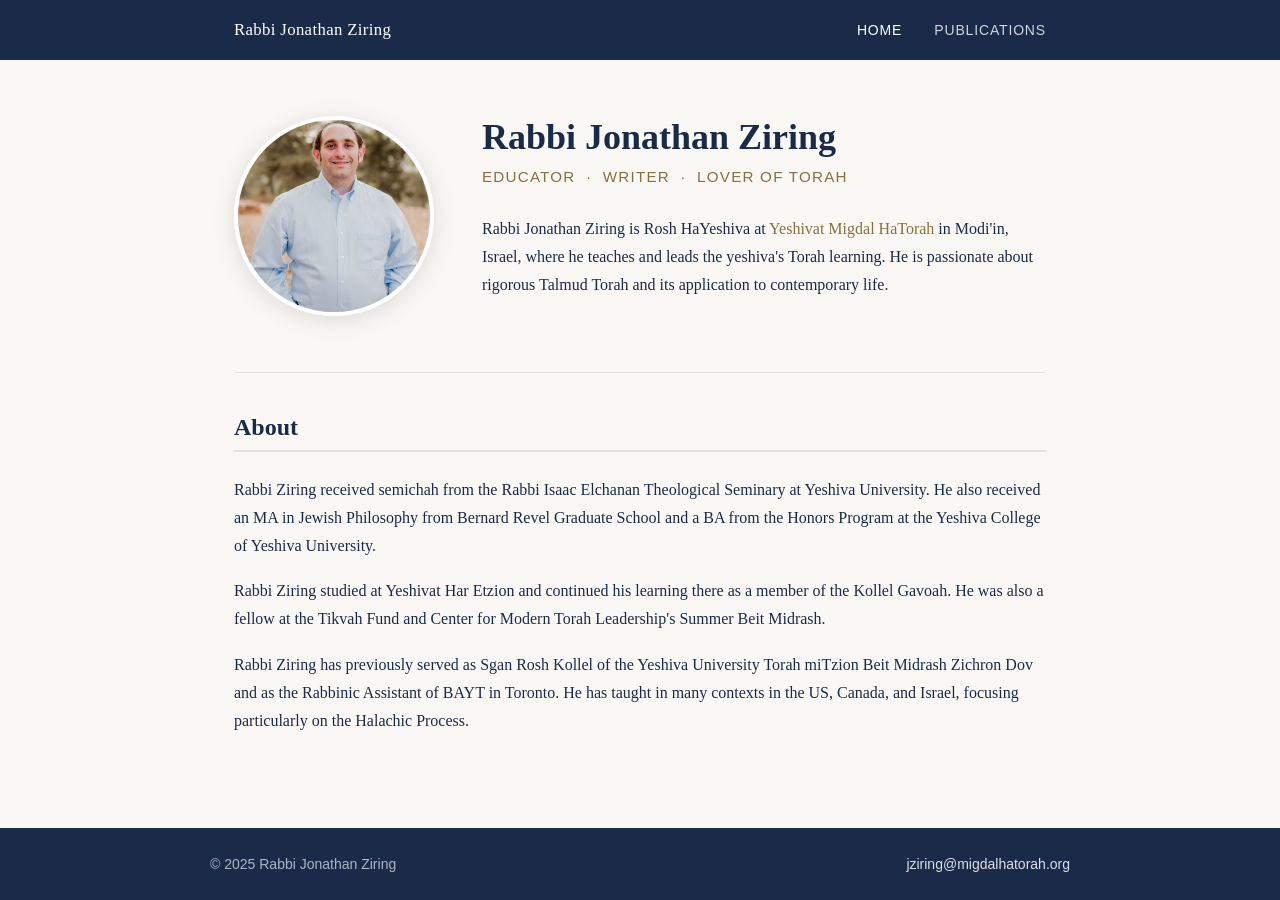
<file: index.html>
<!doctype html>
<html lang="en">
  <head>
    <meta charset="utf-8" />
    <meta name="viewport" content="width=device-width, initial-scale=1" />
    <title>Rabbi Jonathan Ziring</title>
    <link rel="stylesheet" href="style.css" />
  </head>
  <body>

    <header>
      <nav>
        <span class="nav-brand">Rabbi Jonathan Ziring</span>
        <ul class="nav-links">
          <li><a href="index.html" class="active">Home</a></li>
          <li><a href="publications.html">Publications</a></li>
        </ul>
      </nav>
    </header>

    <main>
      <section class="hero">
        <img
          class="hero-photo"
          src="photo.jpg"
          alt="Rabbi Jonathan Ziring"
        />
        <div class="hero-text">
          <h1>Rabbi Jonathan Ziring</h1>
          <p class="tagline">Educator &nbsp;·&nbsp; Writer &nbsp;·&nbsp; Lover of Torah</p>
          <p>
            Rabbi Jonathan Ziring is Rosh HaYeshiva at <a href="https://www.migdalhatorah.org/" target="_blank" rel="noopener">Yeshivat Migdal HaTorah</a> in Modi'in,
            Israel, where he teaches and leads the yeshiva's Torah learning. He is passionate
            about rigorous Talmud Torah and its application to contemporary life.
          </p>
        </div>
      </section>

      <hr class="divider" />

      <section class="bio">
        <h2 class="section-title">About</h2>
        <p>
          Rabbi Ziring received semichah from the Rabbi Isaac Elchanan Theological Seminary
          at Yeshiva University. He also received an MA in Jewish Philosophy from Bernard
          Revel Graduate School and a BA from the Honors Program at the Yeshiva College of
          Yeshiva University.
        </p>
        <p>
          Rabbi Ziring studied at Yeshivat Har Etzion and continued his learning there as a
          member of the Kollel Gavoah. He was also a fellow at the Tikvah Fund and Center
          for Modern Torah Leadership's Summer Beit Midrash.
        </p>
        <p>
          Rabbi Ziring has previously served as Sgan Rosh Kollel of the Yeshiva University
          Torah miTzion Beit Midrash Zichron Dov and as the Rabbinic Assistant of BAYT in
          Toronto. He has taught in many contexts in the US, Canada, and Israel, focusing
          particularly on the Halachic Process.
        </p>
      </section>
    </main>

    <footer>
      <div class="footer-inner">
        <span>© 2025 Rabbi Jonathan Ziring</span>
        <a href="mailto:jziring@migdalhatorah.org">jziring@migdalhatorah.org</a>
      </div>
    </footer>

  </body>
</html>
</file>
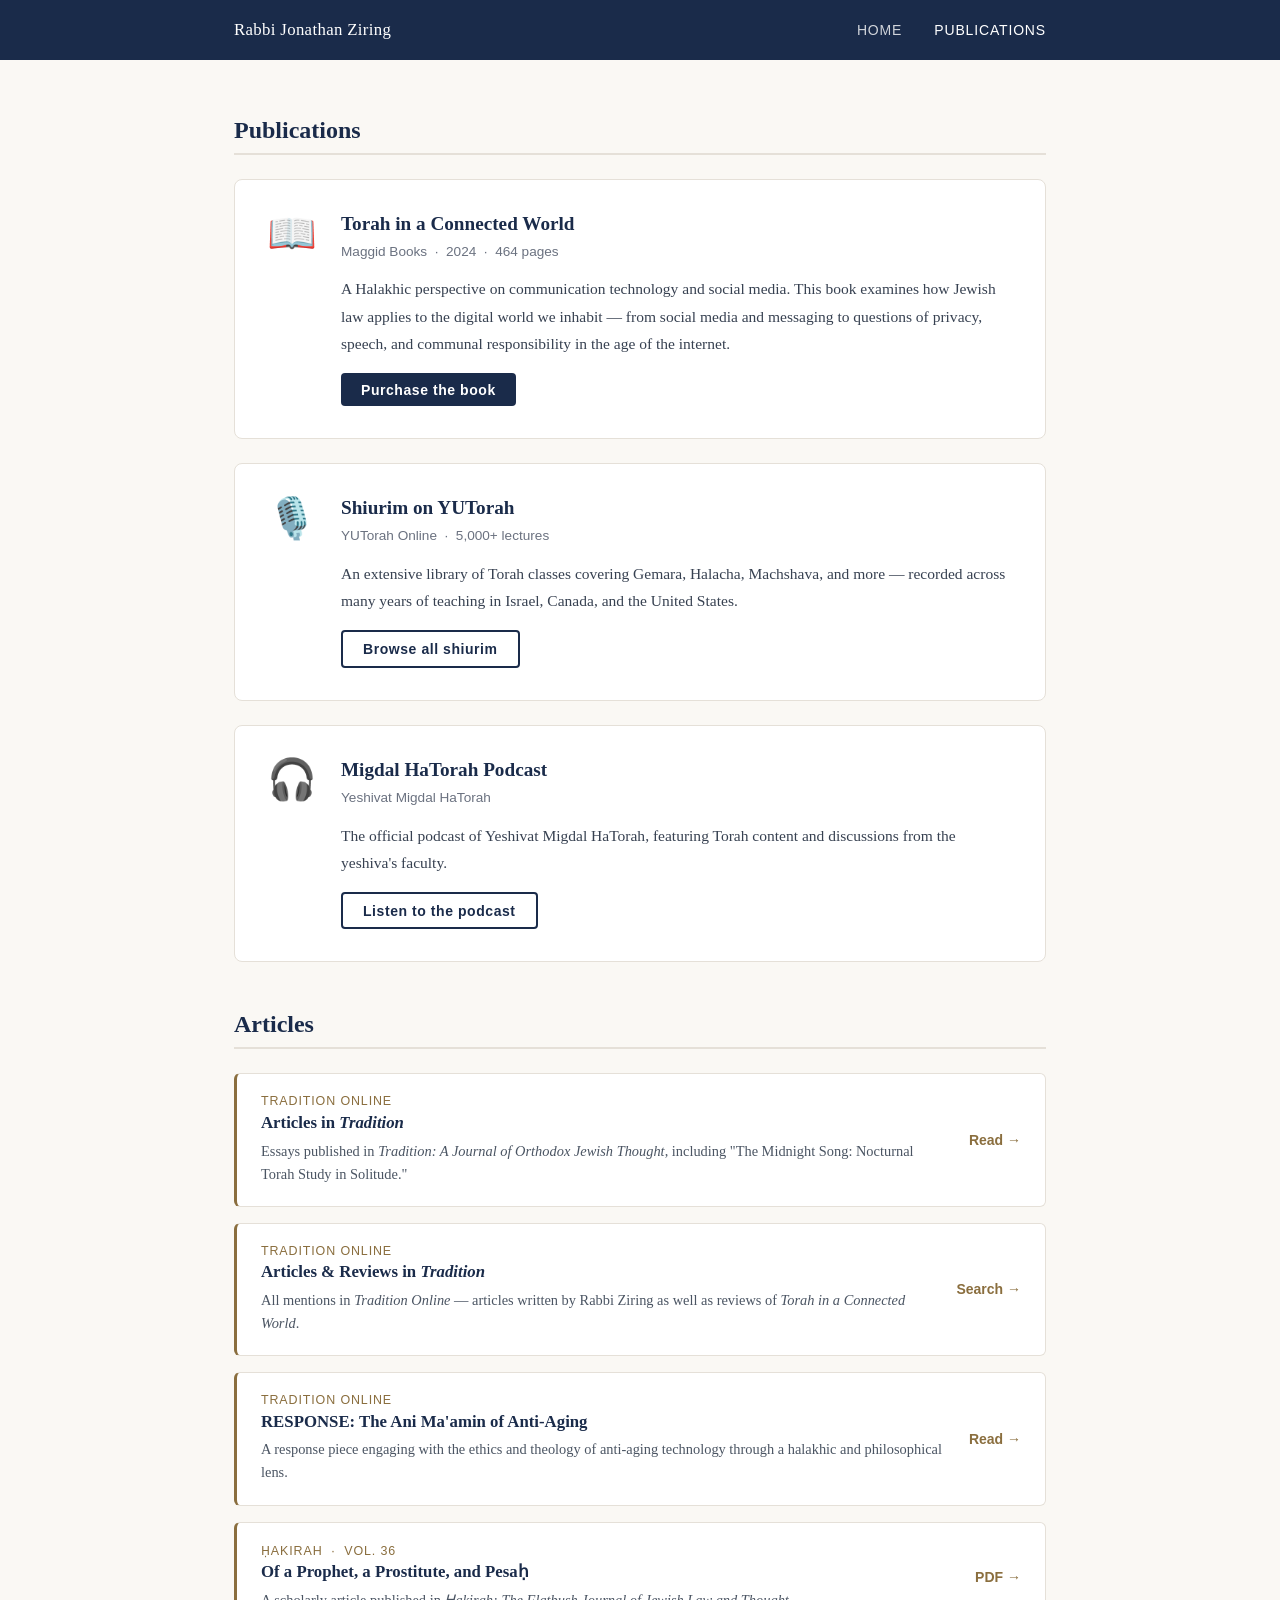
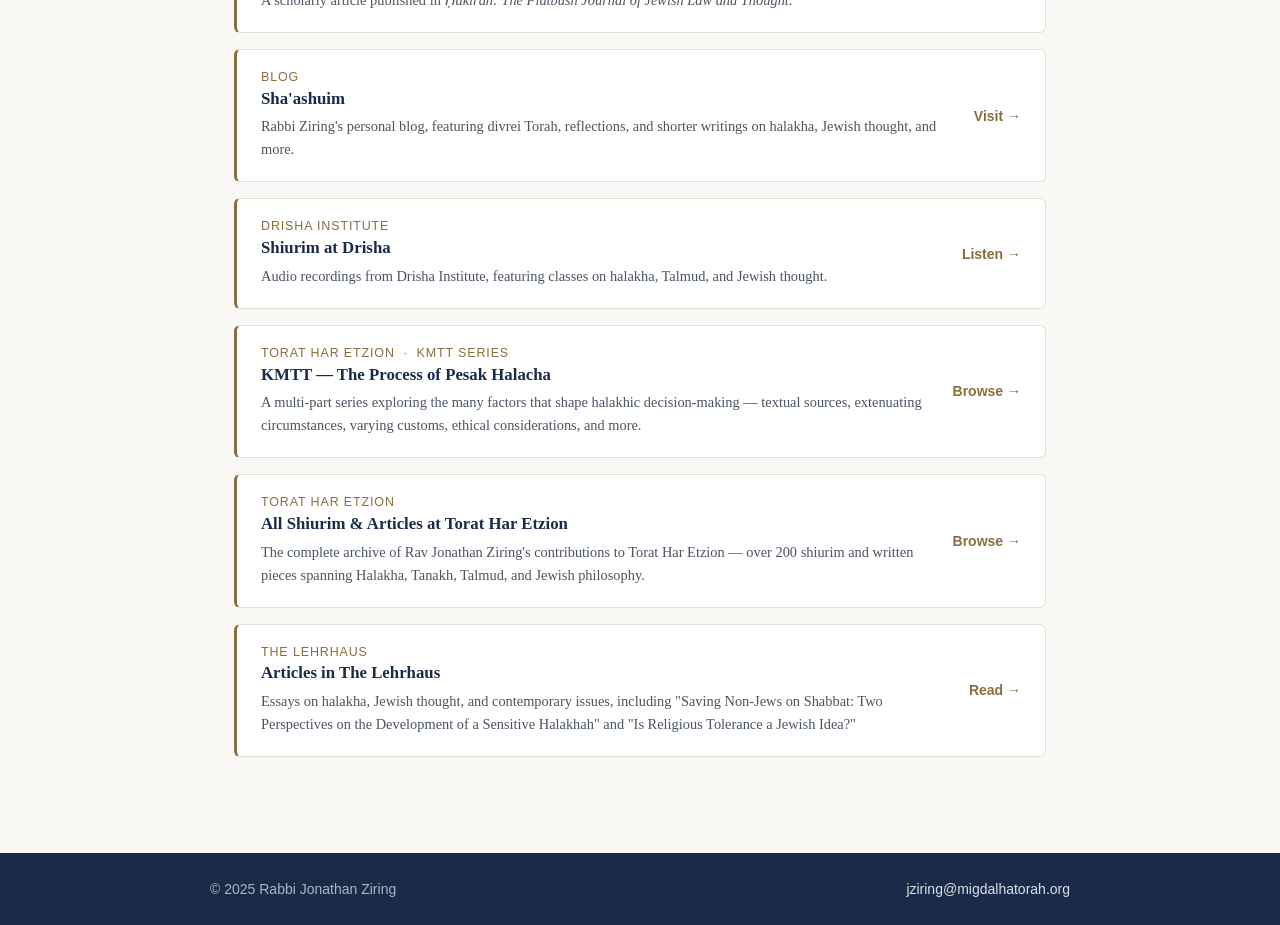
<file: publications.html>
<!doctype html>
<html lang="en">
  <head>
    <meta charset="utf-8" />
    <meta name="viewport" content="width=device-width, initial-scale=1" />
    <title>Publications — Rabbi Jonathan Ziring</title>
    <link rel="stylesheet" href="style.css" />
  </head>
  <body>

    <header>
      <nav>
        <span class="nav-brand">Rabbi Jonathan Ziring</span>
        <ul class="nav-links">
          <li><a href="index.html">Home</a></li>
          <li><a href="publications.html" class="active">Publications</a></li>
        </ul>
      </nav>
    </header>

    <main>
      <h2 class="section-title">Publications</h2>

      <!-- Book -->
      <article class="pub-card">
        <div class="pub-icon">📖</div>
        <div class="pub-body">
          <h3>Torah in a Connected World</h3>
          <p class="pub-meta">Maggid Books &nbsp;·&nbsp; 2024 &nbsp;·&nbsp; 464 pages</p>
          <p>
            A Halakhic perspective on communication technology and social media. This
            book examines how Jewish law applies to the digital world we inhabit —
            from social media and messaging to questions of privacy, speech, and
            communal responsibility in the age of the internet.
          </p>
          <a class="btn btn-primary" href="https://korenpub.com/products/torah-in-a-connected-world" target="_blank" rel="noopener">
            Purchase the book
          </a>
        </div>
      </article>

      <!-- Shiurim -->
      <article class="pub-card">
        <div class="pub-icon">🎙️</div>
        <div class="pub-body">
          <h3>Shiurim on YUTorah</h3>
          <p class="pub-meta">YUTorah Online &nbsp;·&nbsp; 5,000+ lectures</p>
          <p>
            An extensive library of Torah classes covering Gemara, Halacha, Machshava,
            and more — recorded across many years of teaching in Israel, Canada, and
            the United States.
          </p>
          <a class="btn btn-outline" href="https://yutorah.org/teachers/Rabbi-Jonathan-Ziring" target="_blank" rel="noopener">
            Browse all shiurim
          </a>
        </div>
      </article>

      <!-- Podcast -->
      <article class="pub-card">
        <div class="pub-icon">🎧</div>
        <div class="pub-body">
          <h3>Migdal HaTorah Podcast</h3>
          <p class="pub-meta">Yeshivat Migdal HaTorah</p>
          <p>
            The official podcast of Yeshivat Migdal HaTorah, featuring Torah
            content and discussions from the yeshiva's faculty.
          </p>
          <a class="btn btn-outline" href="https://podcast.migdalhatorah.org/" target="_blank" rel="noopener">
            Listen to the podcast
          </a>
        </div>
      </article>

      <h2 class="section-title" style="margin-top:3rem;">Articles</h2>

      <!-- Tradition Online author page -->
      <article class="article-card">
        <div class="article-body">
          <div class="article-venue">Tradition Online</div>
          <h3 class="article-title">
            <a href="https://traditiononline.org/article-author/ziring-jonathan/" target="_blank" rel="noopener">
              Articles in <em>Tradition</em>
            </a>
          </h3>
          <p class="article-desc">
            Essays published in <em>Tradition: A Journal of Orthodox Jewish Thought</em>,
            including "The Midnight Song: Nocturnal Torah Study in Solitude."
          </p>
        </div>
        <a class="article-link" href="https://traditiononline.org/article-author/ziring-jonathan/" target="_blank" rel="noopener">Read →</a>
      </article>

      <!-- Tradition Online search – articles and reviews -->
      <article class="article-card">
        <div class="article-body">
          <div class="article-venue">Tradition Online</div>
          <h3 class="article-title">
            <a href="https://traditiononline.org/?s=jonathan+ziring" target="_blank" rel="noopener">
              Articles &amp; Reviews in <em>Tradition</em>
            </a>
          </h3>
          <p class="article-desc">
            All mentions in <em>Tradition Online</em> — articles written by Rabbi Ziring
            as well as reviews of <em>Torah in a Connected World</em>.
          </p>
        </div>
        <a class="article-link" href="https://traditiononline.org/?s=jonathan+ziring" target="_blank" rel="noopener">Search →</a>
      </article>

      <!-- Tradition specific article -->
      <article class="article-card">
        <div class="article-body">
          <div class="article-venue">Tradition Online</div>
          <h3 class="article-title">
            <a href="https://traditiononline.org/response-the-ani-maamin-of-anti-aging/" target="_blank" rel="noopener">
              RESPONSE: The Ani Ma'amin of Anti-Aging
            </a>
          </h3>
          <p class="article-desc">
            A response piece engaging with the ethics and theology of anti-aging
            technology through a halakhic and philosophical lens.
          </p>
        </div>
        <a class="article-link" href="https://traditiononline.org/response-the-ani-maamin-of-anti-aging/" target="_blank" rel="noopener">Read →</a>
      </article>

      <!-- Hakirah PDF -->
      <article class="article-card">
        <div class="article-body">
          <div class="article-venue">Ḥakirah &nbsp;·&nbsp; Vol. 36</div>
          <h3 class="article-title">
            <a href="https://hakirah.org/Vol36Ziring.pdf" target="_blank" rel="noopener">
              Of a Prophet, a Prostitute, and Pesaḥ
            </a>
          </h3>
          <p class="article-desc">
            A scholarly article published in <em>Ḥakirah: The Flatbush Journal
            of Jewish Law and Thought</em>.
          </p>
        </div>
        <a class="article-link" href="https://hakirah.org/Vol36Ziring.pdf" target="_blank" rel="noopener">PDF →</a>
      </article>

      <!-- WordPress blog -->
      <article class="article-card">
        <div class="article-body">
          <div class="article-venue">Blog</div>
          <h3 class="article-title">
            <a href="https://shaashuim.wordpress.com/" target="_blank" rel="noopener">
              Sha'ashuim
            </a>
          </h3>
          <p class="article-desc">
            Rabbi Ziring's personal blog, featuring divrei Torah, reflections, and
            shorter writings on halakha, Jewish thought, and more.
          </p>
        </div>
        <a class="article-link" href="https://shaashuim.wordpress.com/" target="_blank" rel="noopener">Visit →</a>
      </article>

      <!-- Drisha -->
      <article class="article-card">
        <div class="article-body">
          <div class="article-venue">Drisha Institute</div>
          <h3 class="article-title">
            <a href="https://library.drisha.org/browse/" target="_blank" rel="noopener">
              Shiurim at Drisha
            </a>
          </h3>
          <p class="article-desc">
            Audio recordings from Drisha Institute, featuring classes on halakha,
            Talmud, and Jewish thought.
          </p>
        </div>
        <a class="article-link" href="https://library.drisha.org/browse/" target="_blank" rel="noopener">Listen →</a>
      </article>

      <!-- Torat Har Etzion – KMTT series -->
      <article class="article-card">
        <div class="article-body">
          <div class="article-venue">Torat Har Etzion &nbsp;·&nbsp; KMTT Series</div>
          <h3 class="article-title">
            <a href="https://etzion.org.il/en/series/kmtt-process-pesak-halacha" target="_blank" rel="noopener">
              KMTT — The Process of Pesak Halacha
            </a>
          </h3>
          <p class="article-desc">
            A multi-part series exploring the many factors that shape halakhic
            decision-making — textual sources, extenuating circumstances, varying
            customs, ethical considerations, and more.
          </p>
        </div>
        <a class="article-link" href="https://etzion.org.il/en/series/kmtt-process-pesak-halacha" target="_blank" rel="noopener">Browse →</a>
      </article>

      <!-- Torat Har Etzion – full author archive -->
      <article class="article-card">
        <div class="article-body">
          <div class="article-venue">Torat Har Etzion</div>
          <h3 class="article-title">
            <a href="https://etzion.org.il/en/search?size=24&from=0&subjects=&authors=5718&series=&organizations=" target="_blank" rel="noopener">
              All Shiurim &amp; Articles at Torat Har Etzion
            </a>
          </h3>
          <p class="article-desc">
            The complete archive of Rav Jonathan Ziring's contributions to Torat
            Har Etzion — over 200 shiurim and written pieces spanning Halakha,
            Tanakh, Talmud, and Jewish philosophy.
          </p>
        </div>
        <a class="article-link" href="https://etzion.org.il/en/search?size=24&from=0&subjects=&authors=5718&series=&organizations=" target="_blank" rel="noopener">Browse →</a>
      </article>

      <!-- The Lehrhaus -->
      <article class="article-card">
        <div class="article-body">
          <div class="article-venue">The Lehrhaus</div>
          <h3 class="article-title">
            <a href="https://thelehrhaus.com/author/jonathanziring/" target="_blank" rel="noopener">
              Articles in The Lehrhaus
            </a>
          </h3>
          <p class="article-desc">
            Essays on halakha, Jewish thought, and contemporary issues, including
            "Saving Non-Jews on Shabbat: Two Perspectives on the Development of a
            Sensitive Halakhah" and "Is Religious Tolerance a Jewish Idea?"
          </p>
        </div>
        <a class="article-link" href="https://thelehrhaus.com/author/jonathanziring/" target="_blank" rel="noopener">Read →</a>
      </article>

    </main>

    <footer>
      <div class="footer-inner">
        <span>© 2025 Rabbi Jonathan Ziring</span>
        <a href="mailto:jziring@migdalhatorah.org">jziring@migdalhatorah.org</a>
      </div>
    </footer>

  </body>
</html>
</file>
<file: style.css>
/* ── Reset & base ──────────────────────────────────────── */
*, *::before, *::after { box-sizing: border-box; margin: 0; padding: 0; }

:root {
  --navy:   #1a2b4a;
  --gold:   #8a6e3e;
  --cream:  #faf8f4;
  --muted:  #6b7280;
  --border: #e5e0d8;
  --white:  #ffffff;
  --max:    860px;
}

html { scroll-behavior: smooth; }

body {
  font-family: Georgia, 'Times New Roman', serif;
  background: var(--cream);
  color: var(--navy);
  min-height: 100vh;
  display: flex;
  flex-direction: column;
}

/* ── Typography ────────────────────────────────────────── */
h1, h2, h3 {
  font-family: Georgia, serif;
  line-height: 1.2;
}

p { line-height: 1.75; }

a { color: var(--gold); text-decoration: none; }
a:hover { text-decoration: underline; }

/* ── Nav ───────────────────────────────────────────────── */
header {
  background: var(--navy);
  color: var(--white);
  position: sticky;
  top: 0;
  z-index: 100;
}

nav {
  max-width: var(--max);
  margin: 0 auto;
  padding: 0 1.5rem;
  display: flex;
  align-items: center;
  justify-content: space-between;
  height: 60px;
}

.nav-brand {
  font-size: 1.05rem;
  font-weight: normal;
  letter-spacing: 0.02em;
  color: var(--white);
}

.nav-links {
  display: flex;
  gap: 2rem;
  list-style: none;
}

.nav-links a {
  color: rgba(255,255,255,0.8);
  font-family: -apple-system, BlinkMacSystemFont, 'Segoe UI', sans-serif;
  font-size: 0.875rem;
  letter-spacing: 0.06em;
  text-transform: uppercase;
  transition: color 0.15s;
}

.nav-links a:hover,
.nav-links a.active { color: var(--white); text-decoration: none; }

/* ── Main wrapper ──────────────────────────────────────── */
main {
  flex: 1;
  max-width: var(--max);
  margin: 0 auto;
  padding: 3.5rem 1.5rem 5rem;
  width: 100%;
}

/* ── Hero / Home ───────────────────────────────────────── */
.hero {
  display: grid;
  grid-template-columns: 200px 1fr;
  gap: 3rem;
  align-items: start;
  margin-bottom: 3.5rem;
}

.hero-photo {
  width: 200px;
  height: 200px;
  border-radius: 50%;
  object-fit: cover;
  border: 4px solid var(--white);
  box-shadow: 0 4px 24px rgba(0,0,0,0.12);
}

.hero-text h1 {
  font-size: 2.25rem;
  margin-bottom: 0.3rem;
  color: var(--navy);
}

.tagline {
  font-family: -apple-system, BlinkMacSystemFont, 'Segoe UI', sans-serif;
  font-size: 0.95rem;
  color: var(--gold);
  letter-spacing: 0.08em;
  text-transform: uppercase;
  margin-bottom: 1.5rem;
}

.divider {
  border: none;
  border-top: 1px solid var(--border);
  margin: 2.5rem 0;
}

.bio p + p { margin-top: 1.1rem; }

/* ── Section heading ───────────────────────────────────── */
.section-title {
  font-size: 1.5rem;
  margin-bottom: 1.5rem;
  padding-bottom: 0.5rem;
  border-bottom: 2px solid var(--border);
}

/* ── Publications ──────────────────────────────────────── */
.pub-card {
  background: var(--white);
  border: 1px solid var(--border);
  border-radius: 8px;
  padding: 2rem;
  margin-bottom: 1.5rem;
  display: flex;
  gap: 1.5rem;
  align-items: flex-start;
}

.pub-icon {
  font-size: 2.5rem;
  line-height: 1;
  flex-shrink: 0;
  margin-top: 0.15rem;
}

.pub-body h3 {
  font-size: 1.2rem;
  margin-bottom: 0.3rem;
}

.pub-body .pub-meta {
  font-family: -apple-system, BlinkMacSystemFont, 'Segoe UI', sans-serif;
  font-size: 0.85rem;
  color: var(--muted);
  margin-bottom: 0.75rem;
}

.pub-body p {
  font-size: 0.97rem;
  color: #374151;
  margin-bottom: 1rem;
}

.btn {
  display: inline-block;
  font-family: -apple-system, BlinkMacSystemFont, 'Segoe UI', sans-serif;
  font-size: 0.875rem;
  font-weight: 600;
  letter-spacing: 0.04em;
  padding: 0.55rem 1.25rem;
  border-radius: 4px;
  transition: background 0.15s, color 0.15s;
  text-decoration: none;
}

.btn-primary {
  background: var(--navy);
  color: var(--white);
}
.btn-primary:hover { background: #243660; text-decoration: none; }

.btn-outline {
  border: 2px solid var(--navy);
  color: var(--navy);
  background: transparent;
}
.btn-outline:hover { background: var(--navy); color: var(--white); text-decoration: none; }

/* ── Article cards ─────────────────────────────────────── */
.article-card {
  background: var(--white);
  border: 1px solid var(--border);
  border-left: 3px solid var(--gold);
  border-radius: 6px;
  padding: 1.25rem 1.5rem;
  margin-bottom: 1rem;
  display: flex;
  align-items: flex-start;
  justify-content: space-between;
  gap: 1.5rem;
}

.article-venue {
  font-family: -apple-system, BlinkMacSystemFont, 'Segoe UI', sans-serif;
  font-size: 0.78rem;
  letter-spacing: 0.07em;
  text-transform: uppercase;
  color: var(--gold);
  margin-bottom: 0.3rem;
}

.article-title {
  font-size: 1.05rem;
  margin-bottom: 0.4rem;
}

.article-title a {
  color: var(--navy);
}
.article-title a:hover { color: var(--gold); text-decoration: none; }

.article-desc {
  font-size: 0.9rem;
  color: #4b5563;
  line-height: 1.6;
  margin: 0;
}

.article-link {
  font-family: -apple-system, BlinkMacSystemFont, 'Segoe UI', sans-serif;
  font-size: 0.875rem;
  font-weight: 600;
  color: var(--gold);
  white-space: nowrap;
  align-self: center;
  flex-shrink: 0;
}
.article-link:hover { color: var(--navy); text-decoration: none; }

@media (max-width: 600px) {
  .article-card { flex-direction: column; gap: 0.75rem; }
  .article-link { align-self: flex-start; }
}

/* ── Footer ────────────────────────────────────────────── */
footer {
  background: var(--navy);
  color: rgba(255,255,255,0.65);
  padding: 1.75rem 1.5rem;
  font-family: -apple-system, BlinkMacSystemFont, 'Segoe UI', sans-serif;
  font-size: 0.875rem;
}

.footer-inner {
  max-width: var(--max);
  margin: 0 auto;
  display: flex;
  justify-content: space-between;
  align-items: center;
  gap: 1rem;
  flex-wrap: wrap;
}

footer a { color: rgba(255,255,255,0.85); }
footer a:hover { color: var(--white); }

/* ── Responsive ────────────────────────────────────────── */
@media (max-width: 600px) {
  .hero {
    grid-template-columns: 1fr;
    gap: 1.5rem;
    text-align: center;
  }
  .hero-photo { margin: 0 auto; }
  .pub-card { flex-direction: column; }
  .footer-inner { flex-direction: column; text-align: center; }
}
</file>
